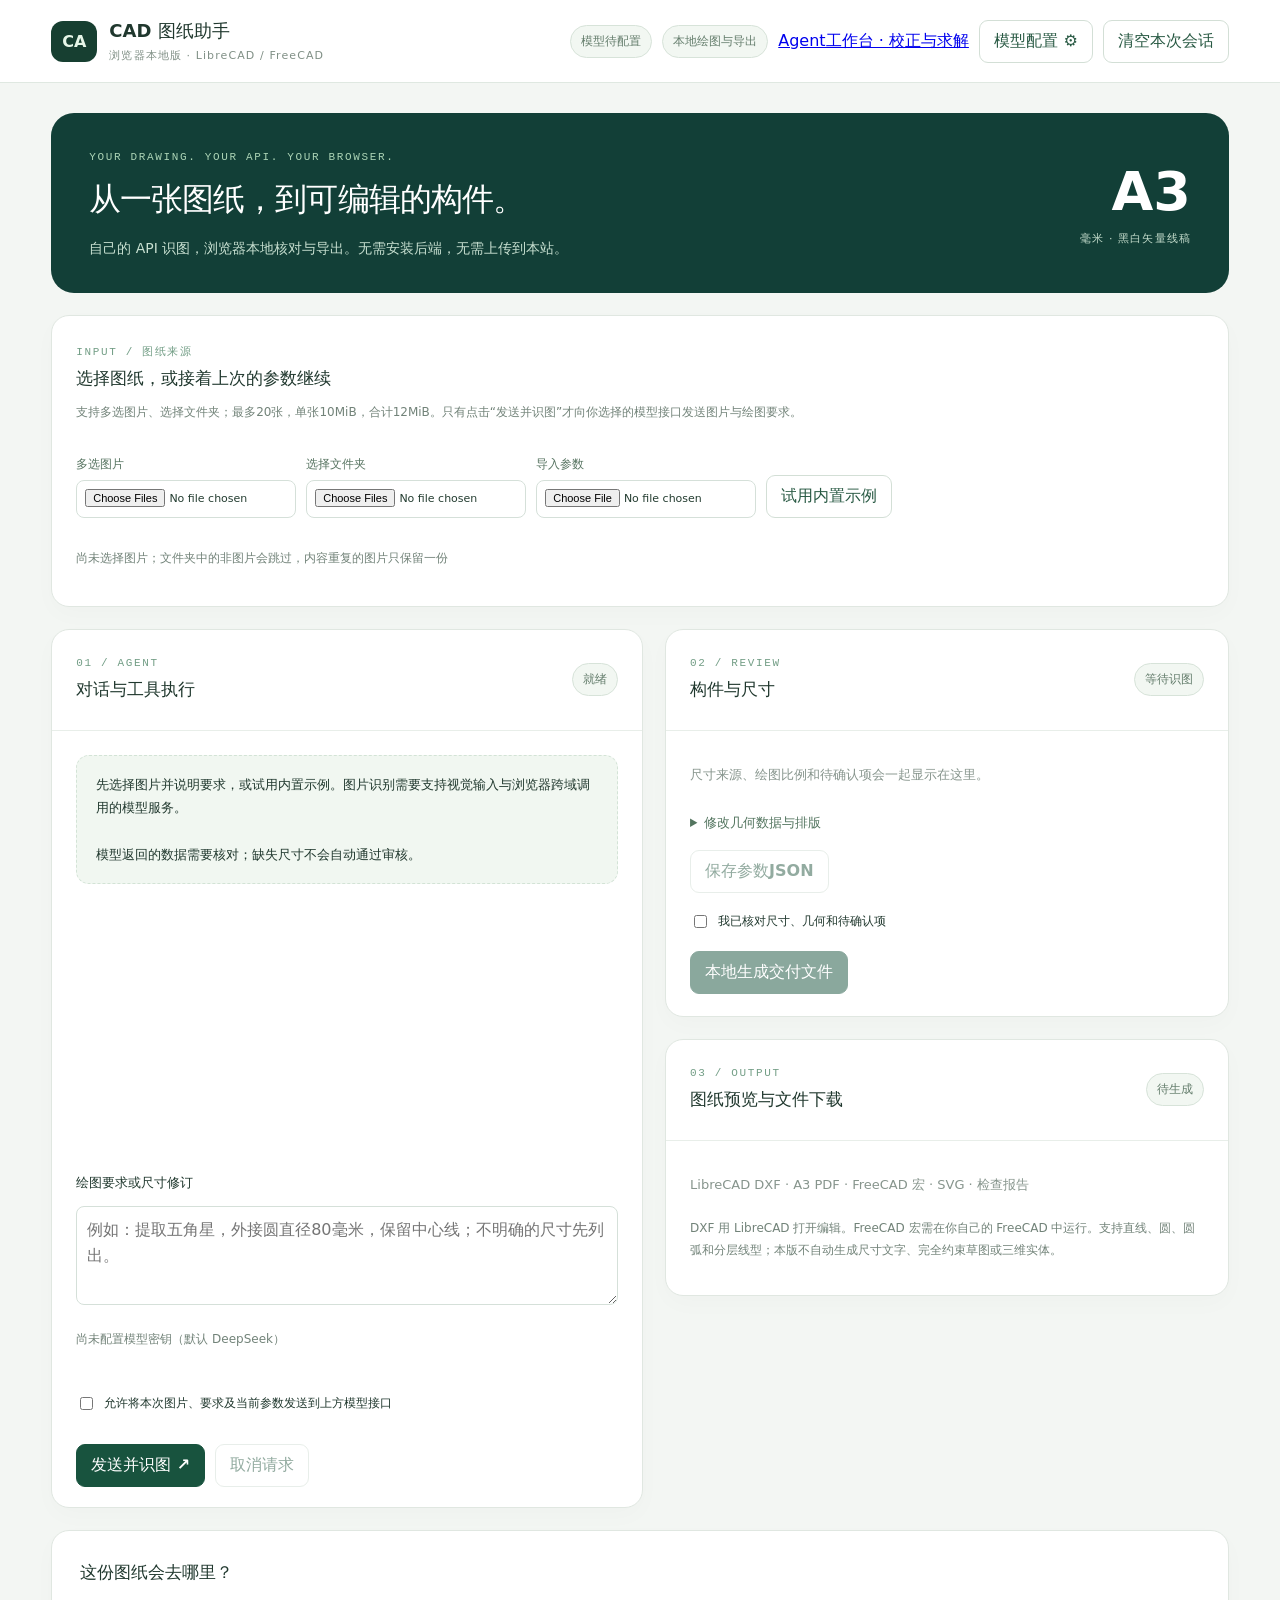
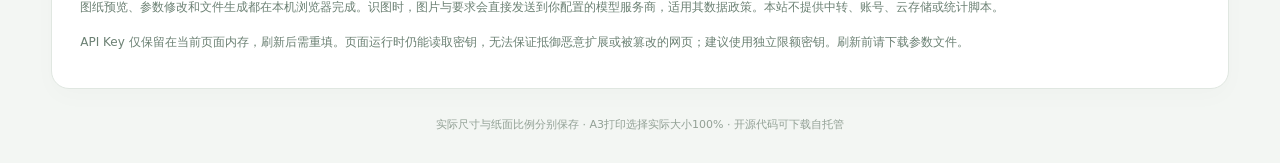
<file: frontend/index.html>
<!doctype html><html lang="zh-CN"><head><meta charset="utf-8"><meta name="viewport" content="width=device-width,initial-scale=1"><meta name="referrer" content="no-referrer"><meta http-equiv="Content-Security-Policy" content="default-src 'none'; script-src 'self'; style-src 'self'; img-src blob: data:; connect-src https:; base-uri 'none'; form-action 'none'; object-src 'none'"><title>CAD 图纸助手 · 浏览器本地版</title><link rel="stylesheet" href="./style.css"><script src="./core.js" defer></script><script src="./client.js" defer></script><script src="./images.js" defer></script><script src="./app.js" defer></script></head><body>
<header><div class="brand"><b>CA</b><div>CAD 图纸助手<small>浏览器本地版 · LibreCAD / FreeCAD</small></div></div><div class="actions"><span id="model-status" class="pill">模型待配置</span><span class="pill">本地绘图与导出</span><a href="studio.html">Agent工作台 · 校正与求解</a><button id="settings-open">模型配置 ⚙</button><button id="clear">清空本次会话</button></div></header>
<main><section class="hero"><div><span class="kicker">YOUR DRAWING. YOUR API. YOUR BROWSER.</span><h1>从一张图纸，到可编辑的构件。</h1><p>自己的 API 识图，浏览器本地核对与导出。无需安装后端，无需上传到本站。</p></div><div class="metric">A3<small>毫米 · 黑白矢量线稿</small></div></section>
<section class="source panel"><div><span class="kicker">INPUT / 图纸来源</span><h2>选择图纸，或接着上次的参数继续</h2><p class="muted">支持多选图片、选择文件夹；最多20张，单张10MiB，合计12MiB。只有点击“发送并识图”才向你选择的模型接口发送图片与绘图要求。</p></div><div class="actions"><label class="file-label">多选图片<input id="image" type="file" multiple accept="image/png,image/jpeg,image/webp" aria-label="多选图纸图片"></label><label class="file-label" id="folder-label">选择文件夹<input id="folder" type="file" webkitdirectory multiple aria-label="选择图片文件夹"></label><label class="file-label">导入参数<input id="import" type="file" accept=".json,application/json" aria-label="导入几何参数JSON"></label><button id="demo">试用内置示例</button></div><div class="image-workspace"><p id="image-summary" class="muted" aria-live="polite">尚未选择图片</p><div id="image-list" class="image-grid"></div></div></section>
<div class="columns"><section class="panel chat"><div class="head"><div><span class="kicker">01 / AGENT</span><h2>对话与工具执行</h2></div><span class="pill" id="state">就绪</span></div><div id="messages" aria-live="polite"><div class="message assistant">先选择图片并说明要求，或试用内置示例。图片识别需要支持视觉输入与浏览器跨域调用的模型服务。<br><br>模型返回的数据需要核对；缺失尺寸不会自动通过审核。</div></div><div id="trace" aria-live="polite"></div><form id="chat-form"><label for="prompt">绘图要求或尺寸修订</label><textarea id="prompt" rows="3" maxlength="12000" placeholder="例如：提取五角星，外接圆直径80毫米，保留中心线；不明确的尺寸先列出。" required></textarea><p id="destination" class="muted">尚未配置图片接收方</p><label class="confirm"><input id="consent" type="checkbox">允许将本次图片、要求及当前参数发送到上方模型接口</label><div class="actions"><button class="primary" id="send">发送并识图 ↗</button><button type="button" id="cancel" disabled>取消请求</button></div></form></section>
<div class="stack"><section class="panel"><div class="head"><div><span class="kicker">02 / REVIEW</span><h2>构件与尺寸</h2></div><span id="count" class="pill">等待识图</span></div><div class="body"><div id="components" class="empty">尺寸来源、绘图比例和待确认项会一起显示在这里。</div><div id="issues"></div><div id="notes" class="muted"></div><details><summary>修改几何数据与排版</summary><p class="muted">dimensions 是尺寸证据，不是驱动约束。修改实际几何需同步调整 entities，或在对话中要求重算。scale、offset 仅用于纸面排版。</p><textarea id="spec" rows="12" spellcheck="false" aria-label="完整几何参数"></textarea><button type="button" id="apply">校验修改并预览</button></details><div class="actions"><button id="save-draft" disabled>保存参数JSON</button></div><label class="confirm"><input type="checkbox" id="confirmed">我已核对尺寸、几何和待确认项</label><button id="build" class="primary" disabled>本地生成交付文件</button></div></section>
<section class="panel"><div class="head"><div><span class="kicker">03 / OUTPUT</span><h2>图纸预览与文件下载</h2></div><span id="preview-state" class="pill">待生成</span></div><div class="body"><div id="files" class="empty">LibreCAD DXF · A3 PDF · FreeCAD 宏 · SVG · 检查报告</div><img id="preview" alt="本地生成的A3图纸预览" hidden><p class="muted">DXF 用 LibreCAD 打开编辑。FreeCAD 宏需在你自己的 FreeCAD 中运行。支持直线、圆、圆弧和分层线型；本版不自动生成尺寸文字、完全约束草图或三维实体。</p></div></section></div></div>
<section class="privacy panel"><h2>这份图纸会去哪里？</h2><p>图纸预览、参数修改和文件生成都在本机浏览器完成。识图时，图片与要求会直接发送到你配置的模型服务商，适用其数据政策。本站不提供中转、账号、云存储或统计脚本。</p><p>API Key 仅保留在当前页面内存，刷新后需重填。页面运行时仍能读取密钥，无法保证抵御恶意扩展或被篡改的网页；建议使用独立限额密钥。刷新前请下载参数文件。</p></section><p class="foot">实际尺寸与纸面比例分别保存 · A3打印选择实际大小100% · 开源代码可下载自托管</p></main>
<dialog id="settings"><form id="config-form"><div class="head"><h2>使用自己的视觉模型</h2><button id="settings-close" type="button" aria-label="关闭配置">×</button></div><div class="body"><p class="muted">点击服务卡片，填写该平台的 API Key 即可。模型和地址已预设；密钥只保留在当前页面内存。</p><div id="provider-cards" class="provider-grid" role="group" aria-label="选择模型服务"></div><p id="provider-info" class="muted"></p><p id="config-feedback" role="alert"></p><label>API Key<input id="key" type="password" autocomplete="off" placeholder="粘贴所选平台的 API Key"></label><details id="advanced-config"><summary>高级配置：模型、地域或自定义接口</summary><label>模型服务基础地址<input id="base-url" type="url" placeholder="https://服务商地址/v1" autocomplete="off" required></label><label>视觉模型名称<input id="model" required autocomplete="off" placeholder="填写支持图片的模型名"></label></details><div class="actions"><button class="primary">仅在本页使用</button><button id="forget" type="button">忘记密钥</button></div></div></form></dialog><div id="toast" role="alert" hidden></div></body></html>
</file>
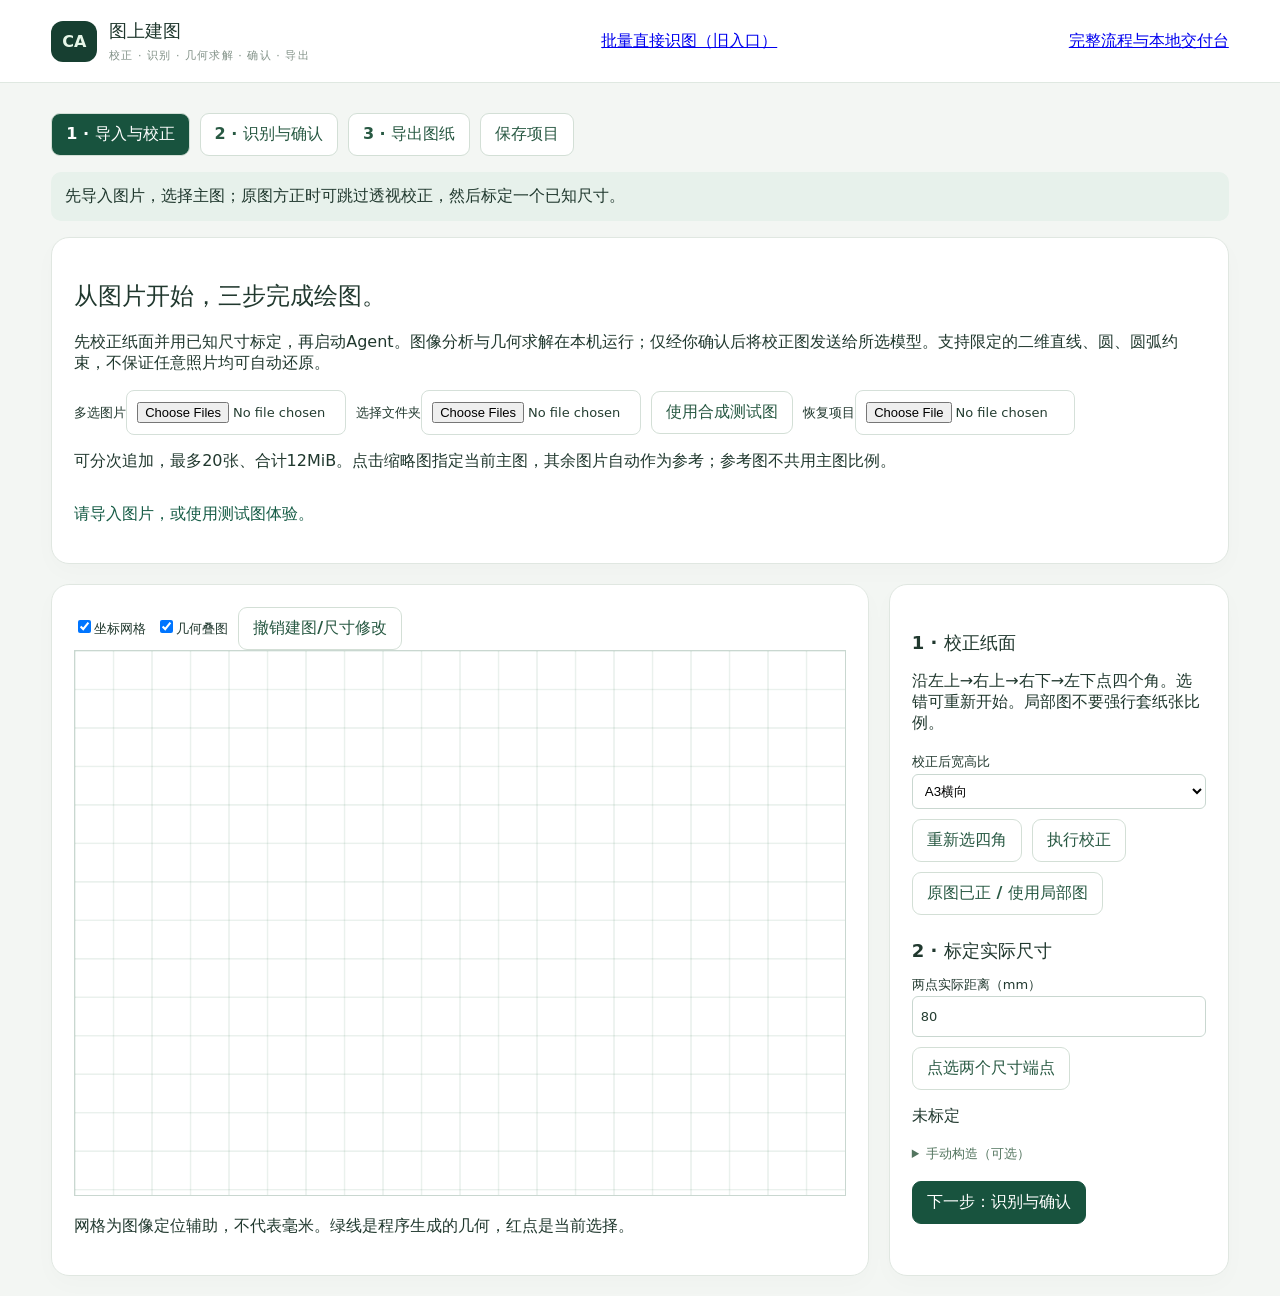
<file: frontend/studio.html>
<!doctype html><html lang="zh-CN"><head><meta charset="utf-8"><meta name="viewport" content="width=device-width,initial-scale=1"><meta http-equiv="Content-Security-Policy" content="default-src 'none'; script-src 'self'; style-src 'self'; img-src data: blob:; worker-src 'self'; connect-src https:; base-uri 'none'; form-action 'none'"><title>图上建图 · CAD 助手</title><link rel="stylesheet" href="style.css"><link rel="stylesheet" href="studio.css"><script src="core.js" defer></script><script src="studio-core.js" defer></script><script src="images.js" defer></script><script src="client.js" defer></script><script src="agent-geometry.js" defer></script><script src="standard-hook.js" defer></script><script src="hook-adapter.js" defer></script><script src="agent-runtime.js" defer></script><script src="studio.js" defer></script><script src="studio-agent-ui.js" defer></script><script src="studio-flow.js" defer></script></head><body><header><div class="brand"><b>CA</b><div>图上建图<small>校正 · 识别 · 几何求解 · 确认 · 导出</small></div></div><a href="index.html">批量直接识图（旧入口）</a><a href="https://github.com/ymania/cad-print-workflow/blob/main/docs/system-flow.md" target="_blank" rel="noopener">完整流程与本地交付台</a></header><main><nav id="flow-nav" aria-label="绘图步骤"><button data-step="1">1 · 导入与校正</button><button data-step="2">2 · 识别与确认</button><button data-step="3">3 · 导出图纸</button></nav><p id="flow-hint" role="status"></p><section class="panel body"><h1>从图片开始，三步完成绘图。</h1><p>先校正纸面并用已知尺寸标定，再启动Agent。图像分析与几何求解在本机运行；仅经你确认后将校正图发送给所选模型。支持限定的二维直线、圆、圆弧约束，不保证任意照片均可自动还原。</p><div class="actions"><label>多选图片<input id="photo" type="file" multiple accept="image/png,image/jpeg,image/webp"></label><label>选择文件夹<input id="photo-folder" type="file" webkitdirectory multiple></label><button id="sample">使用合成测试图</button><button id="save">保存项目</button><label>恢复项目<input id="load" type="file" accept=".json"></label></div><p>可分次追加，最多20张、合计12MiB。点击缩略图指定当前主图，其余图片自动作为参考；参考图不共用主图比例。</p><div id="source-gallery"></div><p id="notice" role="status">请导入图片，或使用测试图体验。</p></section><section class="panel body agent-panel"><h2>Agent · 从校正图到可编辑几何</h2><p>先完成下方1、2步。每次最多3轮模型调用，单轮最多5分钟。缺少关键尺寸时会停下来在图上提问；确认过的尺寸由程序锁定。</p><div class="actions"><label>补充细节/尺寸参考图（可多选）<input id="agent-references" type="file" multiple accept="image/png,image/jpeg,image/webp"></label><button id="agent-clear-references">清空参考图</button></div><p id="agent-reference-summary">当前只使用已标定的主图。参考图仅补充证据，不共用主图像素比例。</p><div id="agent-providers" class="provider-grid"></div><div class="agent-config"><label>API Key（仅本页内存）<input id="agent-key" type="password" autocomplete="off"></label><details><summary>高级配置：模型与接口</summary><label>模型<input id="agent-model"></label><label>基础接口地址<input id="agent-base" type="url"></label><label>DeepSeek思考强度<select id="agent-thinking"><option value="low">省时（默认）</option><option value="high">深入（可能较慢）</option></select></label></details></div><label>本次绘图要求与补充说明<textarea id="agent-instruction" rows="3" maxlength="12000" placeholder="例如：只绘制五角星，外接圆直径80mm，保留中心线；不确定的地方先问我。"></textarea></label><p id="agent-destination"></p><label><input id="agent-consent" type="checkbox">允许将当前校正图、要求和草稿直接发送至上述接口（最多3轮，可能计费）</label><div class="actions"><button id="agent-start" class="primary">启动 / 继续Agent</button><button id="agent-cancel" disabled>停止本次运行</button><button id="agent-demo">演示Agent流程（无Key）</button><button id="agent-undo">撤销上次Agent修改</button></div><p id="agent-status" role="status">等待校正与标定</p><ol id="agent-events"></ol></section><div class="studio-layout"><section class="panel body"><div class="actions"><label><input id="grid" type="checkbox" checked>坐标网格</label><label><input id="overlay" type="checkbox" checked>几何叠图</label><button id="undo">撤销建图/尺寸修改</button></div><canvas id="board" width="1000" height="707" aria-label="图纸交互画布"></canvas><p>网格为图像定位辅助，不代表毫米。绿线是程序生成的几何，红点是当前选择。</p></section><aside class="panel body"><h2>Agent · 图上确认</h2><div id="agent-findings"></div><div id="agent-questions"></div><details><summary>标准吊钩参数工具</summary><p>仅适用竖直轴教材吊钩；先校正和标定。输入实际毫米尺寸，内圆中心位置用图片像素。</p><div id="hook-fields"></div><label>内圆中心X（像素）<input id="hook-x" type="number"></label><label>内圆中心Y（像素）<input id="hook-y" type="number"></label><button id="hook-build">按这些尺寸重建吊钩</button><button id="hook-confirm">已核对全部构造尺寸与关系</button></details><div id="agent-dimensions"></div><label><input id="agent-approx" type="checkbox">我已核对图像拟合的位置；理解未完全约束的坐标仍是近似值</label><p>最终导出还需在第4步勾选核对。原生CAD尺寸文字与通用三维建模尚不支持。</p><h2>1 · 校正纸面</h2><p>沿左上→右上→右下→左下点四个角。选错可重新开始。局部图不要强行套纸张比例。</p><label>校正后宽高比<select id="ratio"><option value="1.41421356237">A3横向</option><option value="0.70710678118">A3纵向</option><option value="1">正方形</option></select></label><div class="actions"><button id="corners">重新选四角</button><button id="warp">执行校正</button><button id="skip">原图已正 / 使用局部图</button></div><h2>2 · 标定实际尺寸</h2><label>两点实际距离（mm）<input id="known" type="number" min="0.001" value="80" step="any"></label><button id="calibrate">点选两个尺寸端点</button><p id="calibration">未标定</p><h2>3 · 点选构造</h2><label>图形<select id="kind"><option value="line">直线：起点→终点</option><option value="circle">圆：圆心→圆周</option><option value="hexagon">正六边形：中心→顶点</option><option value="star">正五角星：中心→顶点</option></select></label><button id="draw">开始点选</button><div id="shapes"></div><h2>4 · 核对与导出</h2><label>纸面放大倍数<input id="scale" type="number" min="0.01" max="100" value="1" step="any"></label><p>实际尺寸不变；3代表3:1。自动移至A3纸内10mm处，超出页面会报错。</p><label><input id="confirmed" type="checkbox">已核对全部图形及尺寸</label><button id="export">生成DXF、PDF与参数</button><div id="downloads"></div></aside></div></main></body></html>
</file>
<file: frontend/style.css>
:root{font-family:Inter,'Noto Sans SC',system-ui,sans-serif;color:#20382e;background:#f3f6f3;font-synthesis:none}*{box-sizing:border-box}body{margin:0}button,input,textarea{font:inherit}button{cursor:pointer;border:1px solid #d3dfd6;background:#fff;color:#285943;border-radius:9px;padding:10px 14px;font-weight:600}button:hover{background:#edf5ef}button:disabled{opacity:.5;cursor:not-allowed}button.primary{background:#18533e;color:#fff;border-color:#18533e}input,textarea{border:1px solid #d5e0d9;border-radius:8px;padding:10px;color:#243d31;background:#fff;max-width:100%}textarea{width:100%;resize:vertical;line-height:1.6}input:focus,textarea:focus{outline:2px solid #80b99a;outline-offset:1px}header{display:flex;justify-content:space-between;gap:20px;align-items:center;background:white;padding:19px 4%;border-bottom:1px solid #dfe8e1}.brand{display:flex;align-items:center;gap:12px;font-weight:750;font-size:18px}.brand b{background:#173f31;color:#e7f6e8;border-radius:12px;padding:11px;font-size:16px}.brand small{display:block;font-size:11px;letter-spacing:.1em;color:#809086;font-weight:400;margin-top:5px}.actions{display:flex;align-items:center;gap:10px;flex-wrap:wrap}.pill{display:inline-block;background:#f2f7f2;border:1px solid #d7e3d9;color:#647d6c;border-radius:99px;font-size:12px;padding:7px 10px}main{max-width:1500px;padding:30px 4% 20px;margin:auto}.hero{border-radius:23px;background:#123f37;color:#fff;padding:32px 38px;display:flex;align-items:center;justify-content:space-between;gap:28px}.kicker{font:11px ui-monospace,monospace;letter-spacing:.15em;color:#739e86}.hero .kicker{color:#acd4b6}.hero h1{font-size:32px;letter-spacing:-.03em;margin:14px 0}.hero p{color:#c8e0d1;line-height:1.8;font-size:14px;margin:0}.metric{font-size:54px;font-weight:700;min-width:130px;text-align:right}.metric small{display:block;font-size:11px;font-weight:400;color:#c3dbcb;letter-spacing:.1em;margin-top:8px}.panel{border:1px solid #e0e7e1;border-radius:18px;background:#fff;overflow:hidden;box-shadow:0 8px 24px #20453005}.source{margin-top:22px;padding:24px;display:flex;justify-content:space-between;align-items:center;flex-wrap:wrap;gap:18px}h2{font-size:17px;margin:8px 0}.muted{font-size:12px;color:#728379;line-height:1.8}.columns{display:grid;grid-template-columns:1.05fr 1fr;gap:22px;margin-top:22px;align-items:start}.stack{display:grid;gap:22px}.head{display:flex;justify-content:space-between;align-items:center;padding:21px 24px;border-bottom:1px solid #e8eee9;gap:12px}.body{padding:22px 24px}.chat{min-height:720px;display:flex;flex-direction:column}#messages{height:420px;overflow:auto;padding:24px;display:flex;flex-direction:column;gap:15px}.message{padding:17px 19px;border-radius:13px;line-height:1.8;font-size:13px;white-space:pre-wrap}.assistant{background:#f1f7f1;border:1px dashed #d3e3d6}.user{background:#18533e;color:white;margin-left:25px}#chat-form{padding:20px 24px;display:grid;gap:12px;margin-top:auto}label{display:block;font-size:13px;line-height:1.8}#trace{margin:0 24px;color:#47735a;font:12px/1.9 ui-monospace,monospace;border-left:2px solid #9fc5ab;padding-left:12px}.empty{font-size:13px;line-height:1.8;color:#87958d;padding:10px 0}.component{border:1px solid #e1e9e2;padding:14px;margin-bottom:12px;border-radius:10px}.component h3{font-size:14px;margin:0 0 8px}.component p{font-size:12px;color:#6a8072}.dimension{font-size:13px;padding:8px 0;border-top:1px solid #edf1ed}.dimension small{display:block;color:#819187;font-size:11px;margin-top:4px}#issues:not(:empty){background:#fff4e6;padding:12px;color:#936226;font-size:13px;line-height:1.8;border-radius:9px;margin:12px 0}details{margin:18px 0}summary{cursor:pointer;font-size:13px;color:#53755f}.confirm{display:flex;gap:8px;align-items:center;margin:18px 0;font-size:12px}#spec{font:12px/1.6 ui-monospace,monospace}#files{display:flex;flex-wrap:wrap;gap:8px}#files a{font-size:12px;color:#236446;background:#edf6ee;border:1px solid #cfe2d4;border-radius:8px;padding:8px 10px;text-decoration:none}#preview{width:100%;margin-top:18px;border:1px solid #e3e9e4}#source-preview{max-height:220px;max-width:100%;object-fit:contain;border-radius:8px}.foot{text-align:center;color:#92a095;font-size:11px;margin-top:28px}dialog{border:1px solid #d9e5dc;border-radius:18px;width:min(540px,92vw);padding:0;color:#253e30}dialog::backdrop{background:#15332566}dialog label{margin:16px 0}dialog input{display:block;width:100%;margin-top:7px}#toast{position:fixed;bottom:25px;left:50%;transform:translateX(-50%);background:#233f32;color:#fff;padding:14px 23px;border-radius:12px;max-width:90vw;font-size:13px;z-index:5}@media(max-width:900px){.columns{grid-template-columns:1fr}.metric{display:none}.hero h1{font-size:25px}header{flex-wrap:wrap}.chat{min-height:600px}}@media(max-width:500px){main{padding:18px 12px}.hero{padding:24px}.body,.head,.source{padding:18px}.actions{gap:8px}.pill{font-size:10px}.hero h1{font-size:22px}}
.file-label{font-size:12px;color:#577461}.file-label input{display:block;font-size:11px;padding:8px;max-width:220px;margin-top:5px}.privacy{padding:22px 28px;margin-top:22px}.privacy p{font-size:12px;color:#6b8073;line-height:1.9;max-width:1000px}#destination{overflow-wrap:anywhere}#preview{background:white}#files a{overflow-wrap:anywhere}#apply{margin-top:10px}#issues{white-space:pre-wrap}.confirm input{flex-shrink:0}
.provider-grid{display:grid;grid-template-columns:repeat(2,minmax(0,1fr));gap:10px;margin:18px 0}.provider-card{display:grid;grid-template-columns:34px 1fr;text-align:left;gap:5px 8px;padding:14px;border:1px solid #d4dfd7}.provider-card b{grid-row:span 2;display:grid;place-items:center;background:#edf5ef;border-radius:8px;font-size:15px}.provider-card small{font-size:10px;font-weight:400;color:#6a8173}.provider-card[aria-pressed=true]{background:#edf7f1;border:2px solid #267c58;padding:13px}.provider-card[aria-pressed=true] b{background:#18533e;color:white}.image-workspace{width:100%;min-width:0}.image-grid{display:grid;grid-template-columns:repeat(auto-fill,minmax(160px,1fr));gap:12px}.image-card{border:1px solid #e0e9e2;border-radius:12px;padding:10px;min-width:0}.image-card img{width:100%;height:120px;object-fit:contain;background:#f4f7f4;border-radius:6px}.image-card strong{display:block;font-size:11px;overflow-wrap:anywhere;margin:8px 0}.image-card .actions{gap:5px}.image-card button{font-size:10px;padding:5px 8px}.source .actions{align-items:end}dialog{width:min(620px,94vw)}@media(max-width:420px){.provider-grid{grid-template-columns:1fr}}
</file>
<file: frontend/studio.css>
.studio-layout{display:grid;grid-template-columns:minmax(0,1fr) 340px;gap:20px;margin-top:20px}.body{padding:22px}#board{width:100%;height:auto;background:#fff;border:1px solid #c9d7d0;cursor:crosshair;touch-action:none}aside h2{font-size:18px;margin-top:24px}aside label{display:block;margin:10px 0}aside input[type=number],select{padding:8px;width:100%;border:1px solid #c9d7d0;border-radius:6px;background:white}#notice{white-space:pre-wrap;color:#165c46;font-weight:600}#shapes>div{border-top:1px solid #ddd;margin-top:12px;padding-top:10px}#downloads a{display:block;margin:10px}input[type=file]{max-width:220px}@media(max-width:950px){.studio-layout{grid-template-columns:1fr}}
.agent-panel{margin-top:20px}.agent-config{display:grid;grid-template-columns:1fr 1fr;gap:12px}.agent-panel textarea,.agent-panel input:not([type=checkbox]){width:100%;padding:10px;border:1px solid #b9ccc0;border-radius:6px}.agent-panel label{display:block;margin:10px 0}#agent-events{max-height:180px;overflow:auto;white-space:pre-wrap}#agent-findings{white-space:pre-wrap;background:#f0f5f2;padding:12px}#agent-dimensions,#agent-questions{display:grid;grid-template-columns:repeat(auto-fit,minmax(240px,1fr));gap:12px}.agent-card{border:1px solid #c9d7d0;border-radius:10px;padding:12px}.agent-card.active{outline:2px solid #e28135}.agent-card small{display:block;white-space:pre-wrap}#agent-status{font-weight:bold;color:#16624a}@media(max-width:800px){.agent-config{grid-template-columns:1fr}}

.studio-layout>section{align-self:start;position:sticky;top:12px}#agent-dimensions,#agent-questions{grid-template-columns:1fr}@media(max-width:950px){.studio-layout>section{position:static}}
[hidden]{display:none!important}#flow-nav{display:flex;gap:10px;flex-wrap:wrap;margin-bottom:16px}#flow-nav [aria-current=step]{background:#18533e;color:white}#flow-hint{padding:14px;background:#e7f1eb;border-radius:10px}#source-gallery{display:flex;gap:12px;overflow:auto;margin:14px 0}#source-gallery button{flex:0 0 150px;max-width:180px;white-space:normal}#source-gallery img{display:block;width:130px;height:90px;object-fit:contain;margin:auto}#source-gallery span{display:block;overflow-wrap:anywhere;font-size:12px}#source-gallery [aria-pressed=true]{outline:2px solid #18533e}
</file>
